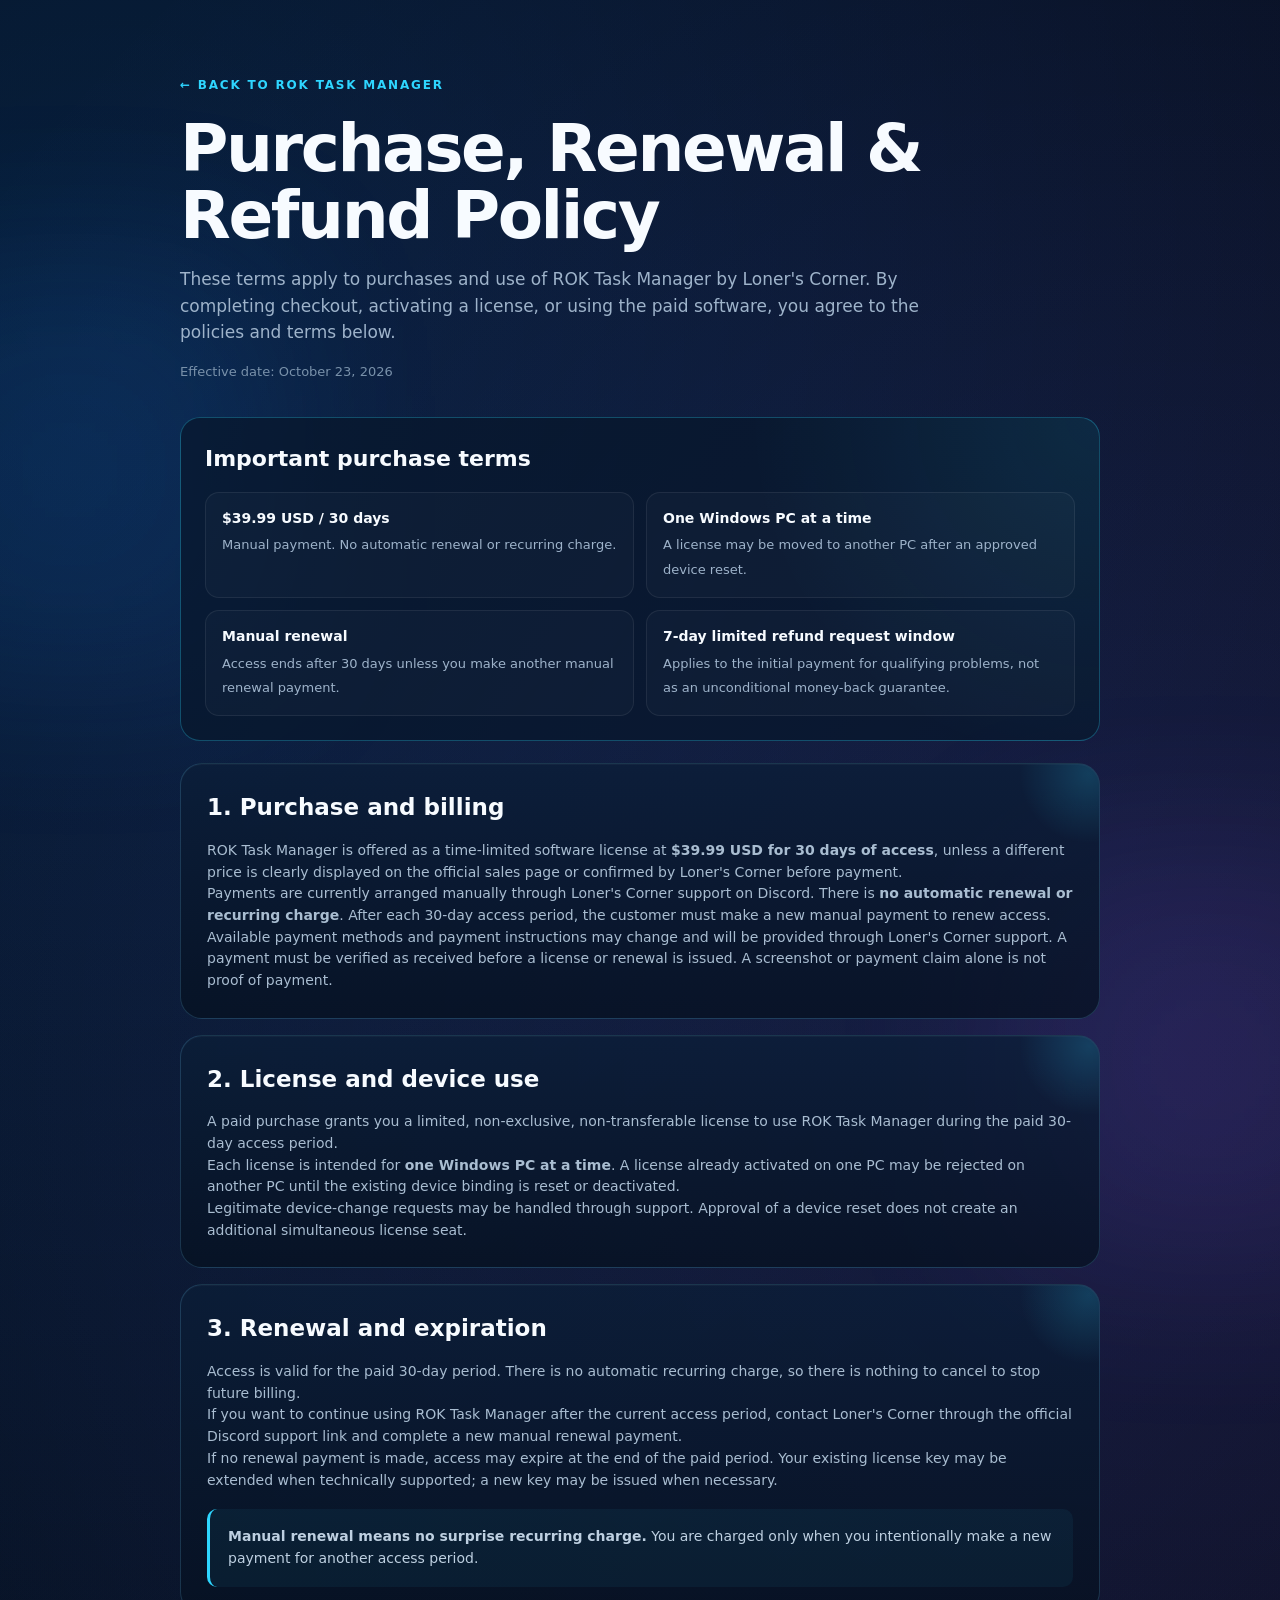
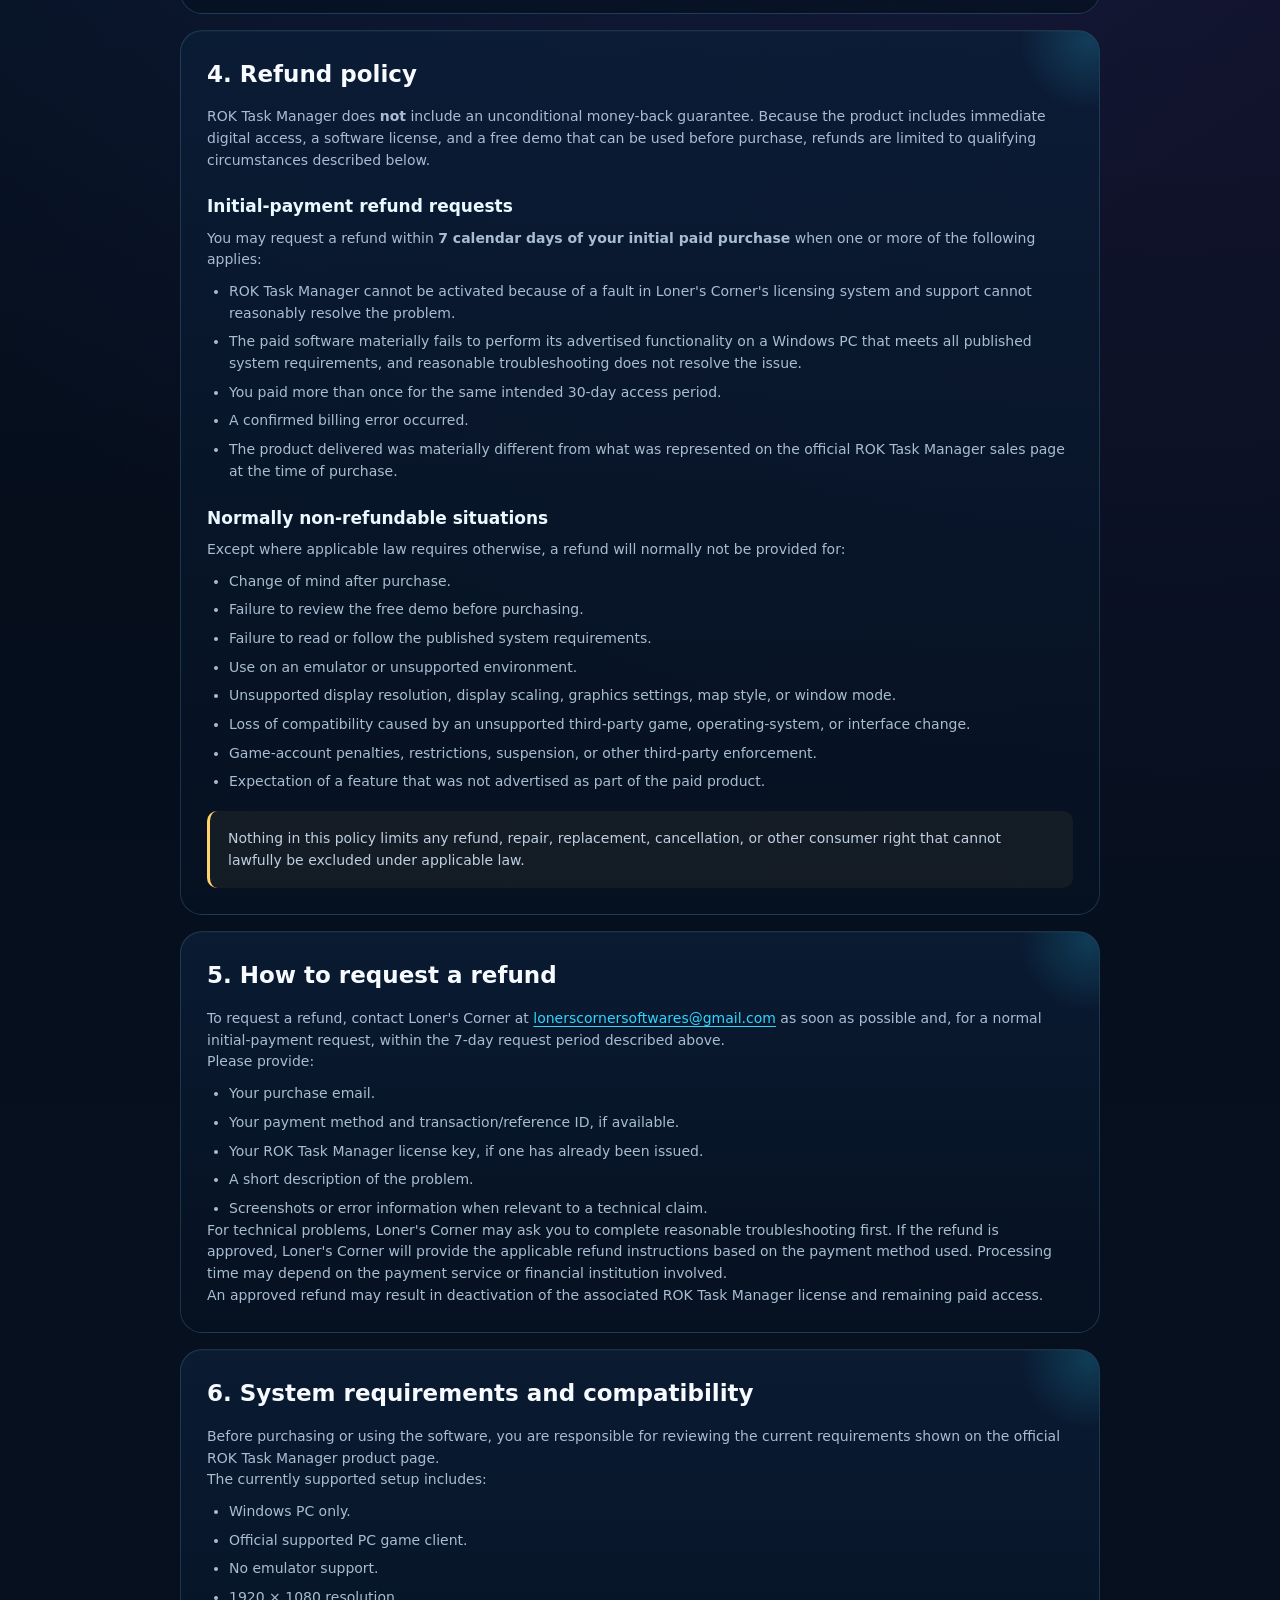
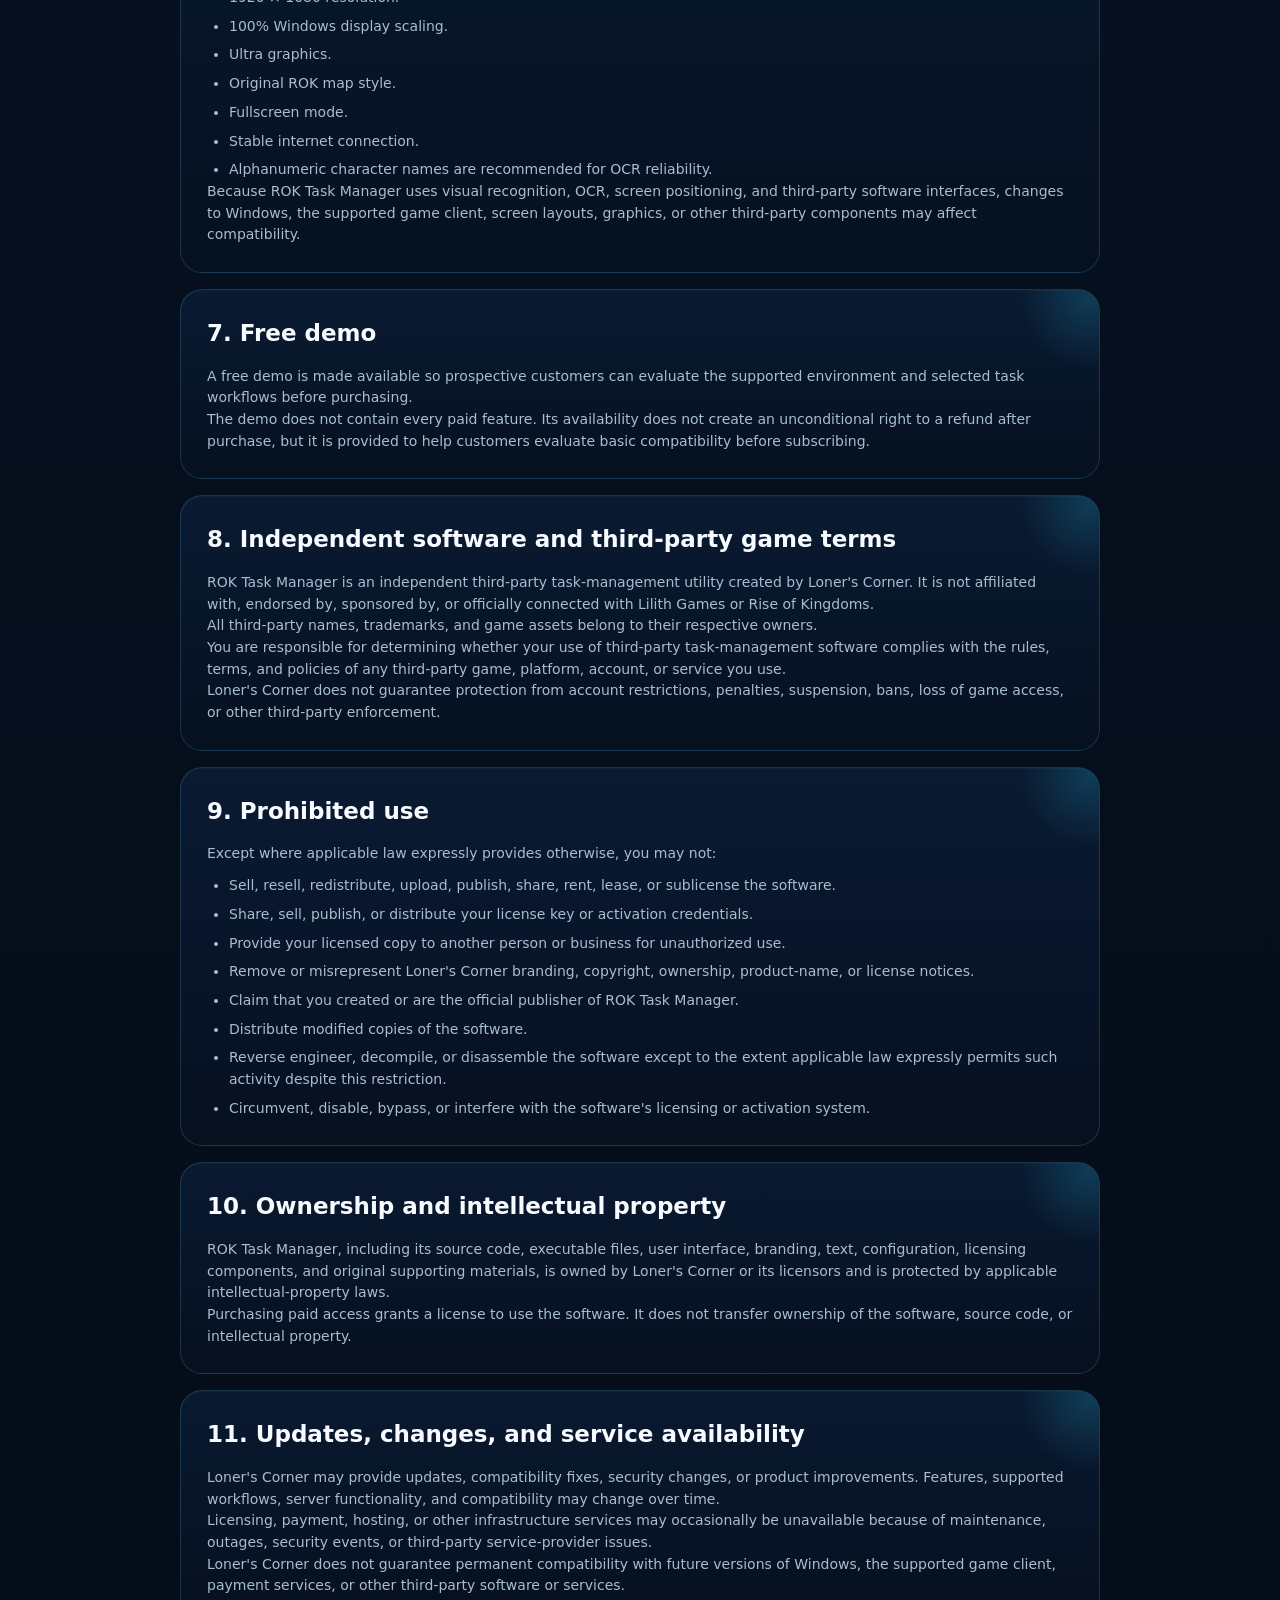
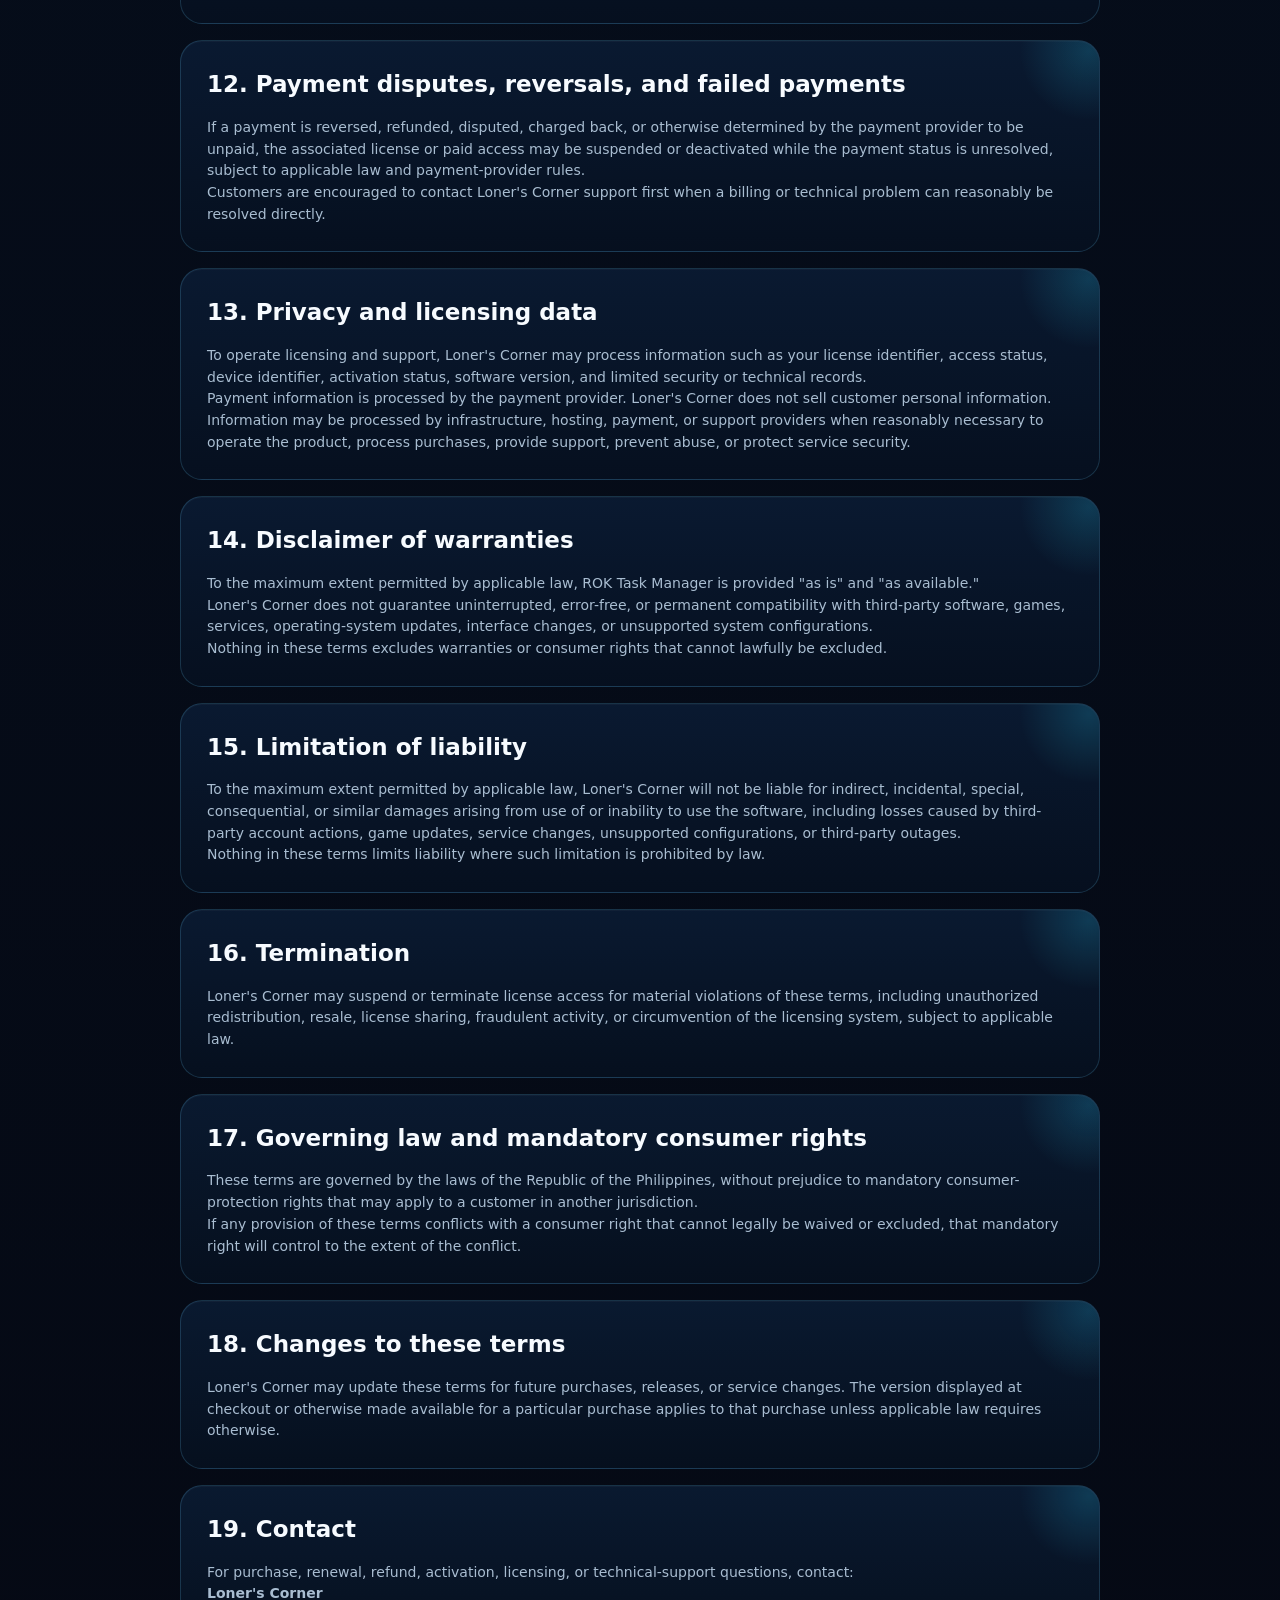
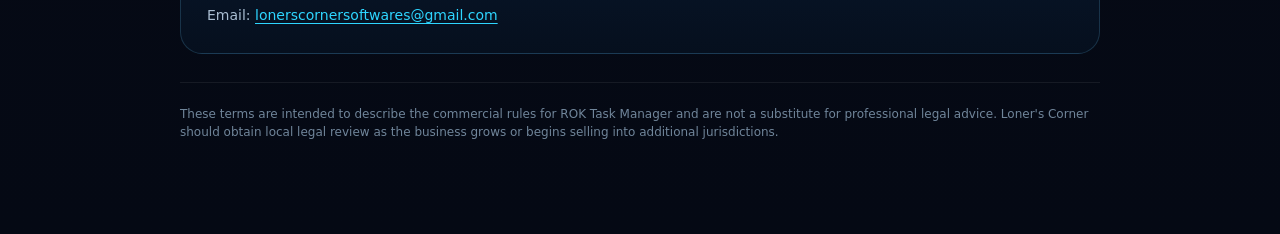
<file: legal.html>
<!doctype html>
<html lang="en">
<head>
  <meta charset="utf-8" />
  <meta name="viewport" content="width=device-width, initial-scale=1" />
  <meta
    name="description"
    content="Purchase, renewal, refund policy, terms and disclaimer for ROK Task Manager by Loner's Corner."
  />
  <title>Purchase, Renewal & Refund Policy | ROK Task Manager</title>
  <link rel="stylesheet" href="styles.css" />

  <style>
    .legal-page {
      padding-top: 72px;
    }

    .legal-shell {
      max-width: 920px;
    }

    .legal-title {
      font-size: clamp(42px, 6vw, 66px);
      line-height: 1.02;
      letter-spacing: -2.4px;
      margin: 18px 0 12px;
    }

    .legal-intro {
      color: var(--muted);
      font-size: 17px;
      max-width: 780px;
    }

    .legal-updated {
      margin-top: 14px;
      color: #7991aa;
      font-size: 13px;
    }

    .legal-summary {
      margin: 34px 0 22px;
      padding: 24px;
      border: 1px solid rgba(46,214,255,.28);
      border-radius: 20px;
      background:
        radial-gradient(circle at 100% 0%, rgba(46,214,255,.10), transparent 36%),
        rgba(8, 23, 44, .72);
    }

    .legal-summary h2 {
      margin: 0 0 16px;
      font-size: 22px;
    }

    .legal-summary-grid {
      display: grid;
      grid-template-columns: repeat(2, 1fr);
      gap: 12px;
    }

    .legal-summary-item {
      padding: 15px 16px;
      border: 1px solid rgba(255,255,255,.07);
      border-radius: 14px;
      background: rgba(255,255,255,.025);
    }

    .legal-summary-item strong {
      display: block;
      margin-bottom: 3px;
      color: #f7fbff;
      font-size: 14px;
    }

    .legal-summary-item span {
      color: var(--muted);
      font-size: 13px;
    }

    .legal-card {
      margin-top: 16px;
      min-height: auto;
    }

    .legal-card h2 {
      margin: 0 0 14px;
      font-size: 23px;
    }

    .legal-card h3 {
      margin: 22px 0 8px;
      font-size: 17px;
      color: #eaf8ff;
    }

    .legal-card p,
    .legal-card li {
      color: #a9bdd1;
      font-size: 14px;
    }

    .legal-card ul {
      margin: 10px 0 0;
      padding-left: 22px;
    }

    .legal-card li + li {
      margin-top: 7px;
    }

    .legal-card a {
      color: var(--cyan);
      text-decoration: underline;
      text-underline-offset: 3px;
    }

    .policy-callout {
      margin-top: 18px;
      padding: 17px 18px;
      border-left: 3px solid var(--cyan);
      border-radius: 10px;
      background: rgba(46,214,255,.055);
      color: #bed0e1;
      font-size: 14px;
    }

    .policy-warning {
      border-left-color: #ffd46a;
      background: rgba(255,212,106,.055);
    }

    .back-link {
      display: inline-flex;
      align-items: center;
      gap: 8px;
    }

    .legal-footer-note {
      margin: 28px 0 0;
      padding: 22px 0 0;
      border-top: 1px solid rgba(255,255,255,.07);
      color: #70859a;
      font-size: 12px;
    }

    @media (max-width: 720px) {
      .legal-page {
        padding-top: 48px;
      }

      .legal-summary-grid {
        grid-template-columns: 1fr;
      }

      .legal-title {
        letter-spacing: -1.6px;
      }
    }
  </style>
</head>

<body>
  <div class="ambient ambient-a"></div>
  <div class="ambient ambient-b"></div>

  <main class="section legal-page">
    <div class="container legal-shell">
      <a href="index.html" class="kicker back-link">← Back to ROK Task Manager</a>

      <h1 class="legal-title">Purchase, Renewal &amp; Refund Policy</h1>
      <p class="legal-intro">
        These terms apply to purchases and use of ROK Task Manager by Loner's Corner.
        By completing checkout, activating a license, or using the paid software, you
        agree to the policies and terms below.
      </p>
      <p class="legal-updated">Effective date: October 23, 2026</p>

      <section class="legal-summary">
        <h2>Important purchase terms</h2>
        <div class="legal-summary-grid">
          <div class="legal-summary-item">
            <strong>$39.99 USD / 30 days</strong>
            <span>Manual payment. No automatic renewal or recurring charge.</span>
          </div>

          <div class="legal-summary-item">
            <strong>One Windows PC at a time</strong>
            <span>A license may be moved to another PC after an approved device reset.</span>
          </div>

          <div class="legal-summary-item">
            <strong>Manual renewal</strong>
            <span>Access ends after 30 days unless you make another manual renewal payment.</span>
          </div>

          <div class="legal-summary-item">
            <strong>7-day limited refund request window</strong>
            <span>Applies to the initial payment for qualifying problems, not as an unconditional money-back guarantee.</span>
          </div>
        </div>
      </section>

      <section class="feature-card legal-card">
        <h2>1. Purchase and billing</h2>

        <p>
          ROK Task Manager is offered as a time-limited software license at
          <strong>$39.99 USD for 30 days of access</strong>, unless a different price is clearly
          displayed on the official sales page or confirmed by Loner's Corner before payment.
        </p>

        <p>
          Payments are currently arranged manually through Loner's Corner support on Discord.
          There is <strong>no automatic renewal or recurring charge</strong>. After each 30-day
          access period, the customer must make a new manual payment to renew access.
        </p>

        <p>
          Available payment methods and payment instructions may change and will be provided through
          Loner's Corner support. A payment must be verified as received before a license or
          renewal is issued. A screenshot or payment claim alone is not proof of payment.
        </p>
      </section>

      <section class="feature-card legal-card">
        <h2>2. License and device use</h2>

        <p>
          A paid purchase grants you a limited, non-exclusive, non-transferable license
          to use ROK Task Manager during the paid 30-day access period.
        </p>

        <p>
          Each license is intended for <strong>one Windows PC at a time</strong>.
          A license already activated on one PC may be rejected on another PC until the
          existing device binding is reset or deactivated.
        </p>

        <p>
          Legitimate device-change requests may be handled through support. Approval of a
          device reset does not create an additional simultaneous license seat.
        </p>
      </section>

      <section class="feature-card legal-card">
        <h2>3. Renewal and expiration</h2>

        <p>
          Access is valid for the paid 30-day period. There is no automatic recurring charge,
          so there is nothing to cancel to stop future billing.
        </p>

        <p>
          If you want to continue using ROK Task Manager after the current access period,
          contact Loner's Corner through the official Discord support link and complete a new
          manual renewal payment.
        </p>

        <p>
          If no renewal payment is made, access may expire at the end of the paid period.
          Your existing license key may be extended when technically supported; a new key may
          be issued when necessary.
        </p>

        <div class="policy-callout">
          <strong>Manual renewal means no surprise recurring charge.</strong>
          You are charged only when you intentionally make a new payment for another access period.
        </div>
      </section>

      <section class="feature-card legal-card">
        <h2>4. Refund policy</h2>

        <p>
          ROK Task Manager does <strong>not</strong> include an unconditional money-back
          guarantee. Because the product includes immediate digital access, a software
          license, and a free demo that can be used before purchase, refunds are limited
          to qualifying circumstances described below.
        </p>

        <h3>Initial-payment refund requests</h3>
        <p>
          You may request a refund within <strong>7 calendar days of your initial paid
          purchase</strong> when one or more of the following applies:
        </p>

        <ul>
          <li>
            ROK Task Manager cannot be activated because of a fault in Loner's Corner's
            licensing system and support cannot reasonably resolve the problem.
          </li>
          <li>
            The paid software materially fails to perform its advertised functionality on
            a Windows PC that meets all published system requirements, and reasonable
            troubleshooting does not resolve the issue.
          </li>
          <li>
            You paid more than once for the same intended 30-day access period.
          </li>
          <li>
            A confirmed billing error occurred.
          </li>
          <li>
            The product delivered was materially different from what was represented on the
            official ROK Task Manager sales page at the time of purchase.
          </li>
        </ul>

        <h3>Normally non-refundable situations</h3>
        <p>
          Except where applicable law requires otherwise, a refund will normally not be
          provided for:
        </p>

        <ul>
          <li>Change of mind after purchase.</li>
          <li>Failure to review the free demo before purchasing.</li>
          <li>Failure to read or follow the published system requirements.</li>
          <li>Use on an emulator or unsupported environment.</li>
          <li>Unsupported display resolution, display scaling, graphics settings, map style, or window mode.</li>
          <li>Loss of compatibility caused by an unsupported third-party game, operating-system, or interface change.</li>
          <li>Game-account penalties, restrictions, suspension, or other third-party enforcement.</li>
          <li>Expectation of a feature that was not advertised as part of the paid product.</li>
        </ul>

        <div class="policy-callout policy-warning">
          Nothing in this policy limits any refund, repair, replacement, cancellation,
          or other consumer right that cannot lawfully be excluded under applicable law.
        </div>
      </section>

      <section class="feature-card legal-card">
        <h2>5. How to request a refund</h2>

        <p>
          To request a refund, contact Loner's Corner at
          <a href="mailto:lonerscornersoftwares@gmail.com">lonerscornersoftwares@gmail.com</a>
          as soon as possible and, for a normal initial-payment request, within the 7-day
          request period described above.
        </p>

        <p>Please provide:</p>

        <ul>
          <li>Your purchase email.</li>
          <li>Your payment method and transaction/reference ID, if available.</li>
          <li>Your ROK Task Manager license key, if one has already been issued.</li>
          <li>A short description of the problem.</li>
          <li>Screenshots or error information when relevant to a technical claim.</li>
        </ul>

        <p>
          For technical problems, Loner's Corner may ask you to complete reasonable
          troubleshooting first. If the refund is approved, Loner's Corner will provide the applicable refund instructions
          based on the payment method used. Processing time may depend on the payment service
          or financial institution involved.
        </p>

        <p>
          An approved refund may result in deactivation of the associated
          ROK Task Manager license and remaining paid access.
        </p>
      </section>

      <section class="feature-card legal-card">
        <h2>6. System requirements and compatibility</h2>

        <p>
          Before purchasing or using the software, you are responsible for reviewing the
          current requirements shown on the official ROK Task Manager product page.
        </p>

        <p>The currently supported setup includes:</p>

        <ul>
          <li>Windows PC only.</li>
          <li>Official supported PC game client.</li>
          <li>No emulator support.</li>
          <li>1920 × 1080 resolution.</li>
          <li>100% Windows display scaling.</li>
          <li>Ultra graphics.</li>
          <li>Original ROK map style.</li>
          <li>Fullscreen mode.</li>
          <li>Stable internet connection.</li>
          <li>Alphanumeric character names are recommended for OCR reliability.</li>
        </ul>

        <p>
          Because ROK Task Manager uses visual recognition, OCR, screen positioning, and
          third-party software interfaces, changes to Windows, the supported game client, screen
          layouts, graphics, or other third-party components may affect compatibility.
        </p>
      </section>

      <section class="feature-card legal-card">
        <h2>7. Free demo</h2>

        <p>
          A free demo is made available so prospective customers can evaluate the supported
          environment and selected task workflows before purchasing.
        </p>

        <p>
          The demo does not contain every paid feature. Its availability does not create
          an unconditional right to a refund after purchase, but it is provided to help
          customers evaluate basic compatibility before subscribing.
        </p>
      </section>

      <section class="feature-card legal-card">
        <h2>8. Independent software and third-party game terms</h2>

        <p>
          ROK Task Manager is an independent third-party task-management utility created by
          Loner's Corner. It is not affiliated with, endorsed by, sponsored by, or officially
          connected with Lilith Games or Rise of Kingdoms.
        </p>

        <p>
          All third-party names, trademarks, and game assets belong to their respective owners.
        </p>

        <p>
          You are responsible for determining whether your use of third-party task-management software complies
          with the rules, terms, and policies of any third-party game, platform, account, or
          service you use.
        </p>

        <p>
          Loner's Corner does not guarantee protection from account restrictions, penalties,
          suspension, bans, loss of game access, or other third-party enforcement.
        </p>
      </section>

      <section class="feature-card legal-card">
        <h2>9. Prohibited use</h2>

        <p>Except where applicable law expressly provides otherwise, you may not:</p>

        <ul>
          <li>Sell, resell, redistribute, upload, publish, share, rent, lease, or sublicense the software.</li>
          <li>Share, sell, publish, or distribute your license key or activation credentials.</li>
          <li>Provide your licensed copy to another person or business for unauthorized use.</li>
          <li>Remove or misrepresent Loner's Corner branding, copyright, ownership, product-name, or license notices.</li>
          <li>Claim that you created or are the official publisher of ROK Task Manager.</li>
          <li>Distribute modified copies of the software.</li>
          <li>Reverse engineer, decompile, or disassemble the software except to the extent applicable law expressly permits such activity despite this restriction.</li>
          <li>Circumvent, disable, bypass, or interfere with the software's licensing or activation system.</li>
        </ul>
      </section>

      <section class="feature-card legal-card">
        <h2>10. Ownership and intellectual property</h2>

        <p>
          ROK Task Manager, including its source code, executable files, user interface,
          branding, text, configuration, licensing components, and original supporting
          materials, is owned by Loner's Corner or its licensors and is protected by
          applicable intellectual-property laws.
        </p>

        <p>
          Purchasing paid access grants a license to use the software. It does not transfer
          ownership of the software, source code, or intellectual property.
        </p>
      </section>

      <section class="feature-card legal-card">
        <h2>11. Updates, changes, and service availability</h2>

        <p>
          Loner's Corner may provide updates, compatibility fixes, security changes, or
          product improvements. Features, supported workflows, server functionality, and
          compatibility may change over time.
        </p>

        <p>
          Licensing, payment, hosting, or other infrastructure services may occasionally be
          unavailable because of maintenance, outages, security events, or third-party
          service-provider issues.
        </p>

        <p>
          Loner's Corner does not guarantee permanent compatibility with future versions of
          Windows, the supported game client, payment services, or other third-party software or services.
        </p>
      </section>

      <section class="feature-card legal-card">
        <h2>12. Payment disputes, reversals, and failed payments</h2>

        <p>
          If a payment is reversed, refunded, disputed, charged back, or otherwise determined
          by the payment provider to be unpaid, the associated license or paid access
          may be suspended or deactivated while the payment status is unresolved, subject to
          applicable law and payment-provider rules.
        </p>

        <p>
          Customers are encouraged to contact Loner's Corner support first when a billing or
          technical problem can reasonably be resolved directly.
        </p>
      </section>

      <section class="feature-card legal-card">
        <h2>13. Privacy and licensing data</h2>

        <p>
          To operate licensing and support, Loner's Corner may process information such as
          your license identifier, access status, device identifier, activation status,
          software version, and limited security or technical records.
        </p>

        <p>
          Payment information is processed by the payment provider. Loner's Corner does not
          sell customer personal information.
        </p>

        <p>
          Information may be processed by infrastructure, hosting, payment, or support
          providers when reasonably necessary to operate the product, process purchases,
          provide support, prevent abuse, or protect service security.
        </p>
      </section>

      <section class="feature-card legal-card">
        <h2>14. Disclaimer of warranties</h2>

        <p>
          To the maximum extent permitted by applicable law, ROK Task Manager is provided
          "as is" and "as available."
        </p>

        <p>
          Loner's Corner does not guarantee uninterrupted, error-free, or permanent
          compatibility with third-party software, games, services, operating-system updates,
          interface changes, or unsupported system configurations.
        </p>

        <p>
          Nothing in these terms excludes warranties or consumer rights that cannot lawfully
          be excluded.
        </p>
      </section>

      <section class="feature-card legal-card">
        <h2>15. Limitation of liability</h2>

        <p>
          To the maximum extent permitted by applicable law, Loner's Corner will not be
          liable for indirect, incidental, special, consequential, or similar damages arising
          from use of or inability to use the software, including losses caused by third-party
          account actions, game updates, service changes, unsupported configurations, or
          third-party outages.
        </p>

        <p>
          Nothing in these terms limits liability where such limitation is prohibited by law.
        </p>
      </section>

      <section class="feature-card legal-card">
        <h2>16. Termination</h2>

        <p>
          Loner's Corner may suspend or terminate license access for material violations of
          these terms, including unauthorized redistribution, resale, license sharing,
          fraudulent activity, or circumvention of the licensing system, subject to applicable
          law.
        </p>
      </section>

      <section class="feature-card legal-card">
        <h2>17. Governing law and mandatory consumer rights</h2>

        <p>
          These terms are governed by the laws of the Republic of the Philippines, without
          prejudice to mandatory consumer-protection rights that may apply to a customer in
          another jurisdiction.
        </p>

        <p>
          If any provision of these terms conflicts with a consumer right that cannot legally
          be waived or excluded, that mandatory right will control to the extent of the conflict.
        </p>
      </section>

      <section class="feature-card legal-card">
        <h2>18. Changes to these terms</h2>

        <p>
          Loner's Corner may update these terms for future purchases, releases, or service
          changes. The version displayed at checkout or otherwise made available for a
          particular purchase applies to that purchase unless applicable law requires otherwise.
        </p>
      </section>

      <section class="feature-card legal-card">
        <h2>19. Contact</h2>

        <p>
          For purchase, renewal, refund, activation, licensing, or technical-support
          questions, contact:
        </p>

        <p>
          <strong>Loner's Corner</strong><br />
          Email:
          <a href="mailto:lonerscornersoftwares@gmail.com">lonerscornersoftwares@gmail.com</a>
        </p>
      </section>

      <p class="legal-footer-note">
        These terms are intended to describe the commercial rules for ROK Task Manager and
        are not a substitute for professional legal advice. Loner's Corner should obtain
        local legal review as the business grows or begins selling into additional jurisdictions.
      </p>
    </div>
  </main>
</body>
</html>
</file>
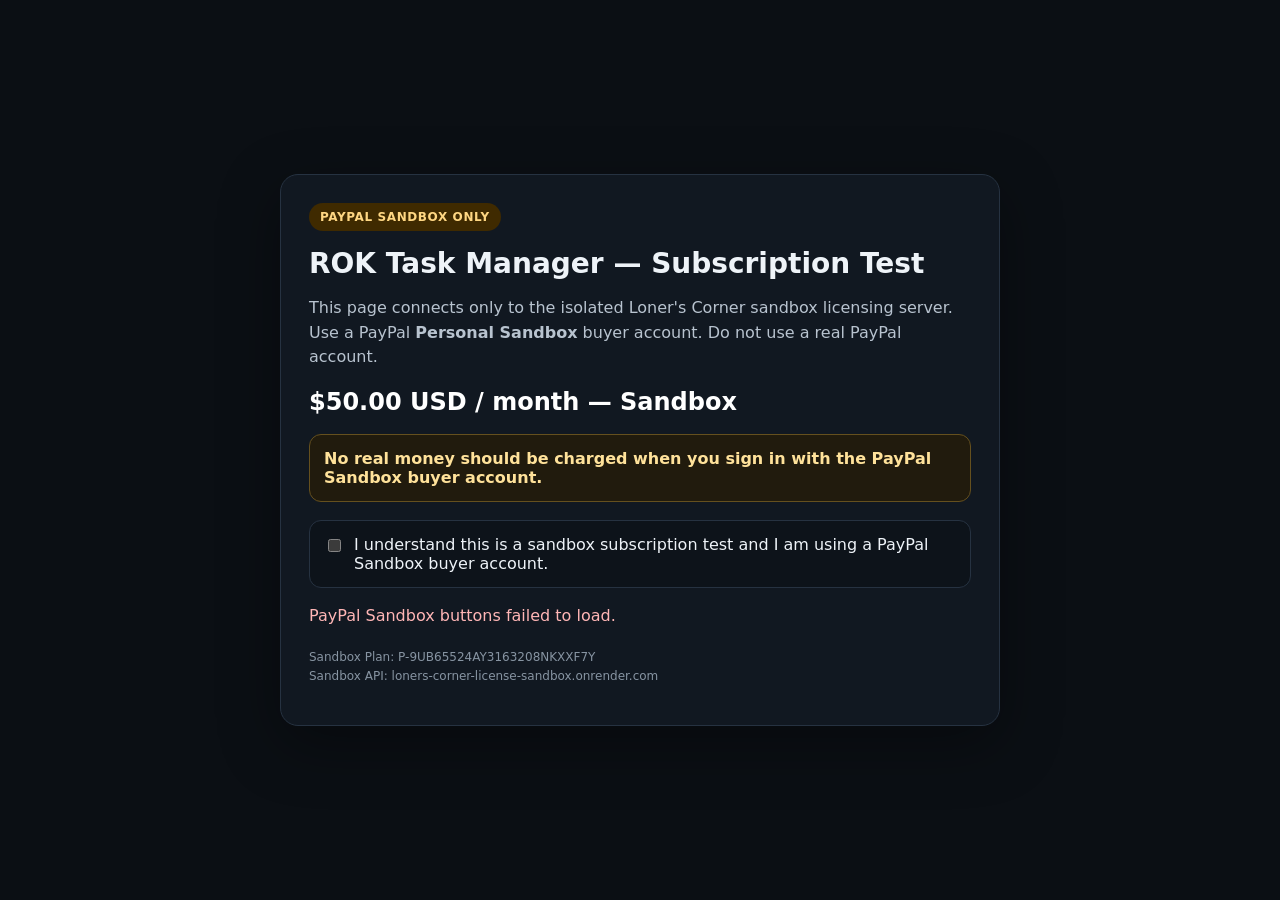
<file: paypal-sandbox-test.html>
<!doctype html>
<html lang="en">
<head>
  <meta charset="utf-8" />
  <meta name="viewport" content="width=device-width, initial-scale=1" />
  <title>Loner's Corner — PayPal Sandbox Subscription Test</title>
  <style>
    :root{font-family:Inter,system-ui,-apple-system,BlinkMacSystemFont,"Segoe UI",sans-serif;color-scheme:dark}
    *{box-sizing:border-box}body{margin:0;background:#0b0f14;color:#eef3f8;min-height:100vh;display:grid;place-items:center;padding:24px}
    .card{width:min(720px,100%);background:#111821;border:1px solid #263241;border-radius:18px;padding:28px;box-shadow:0 18px 60px rgba(0,0,0,.35)}
    .badge{display:inline-block;padding:7px 11px;border-radius:999px;background:#3f2a00;color:#ffd782;font-weight:800;font-size:12px;letter-spacing:.05em}
    h1{font-size:28px;margin:16px 0 8px}p{color:#b8c3cf;line-height:1.55}.price{font-size:24px;font-weight:800;color:#fff;margin:18px 0}
    .notice{border:1px solid #65501e;background:#211b0d;color:#ffe29a;border-radius:12px;padding:14px;margin:18px 0;font-weight:650}
    .agree{display:flex;gap:10px;align-items:flex-start;margin:18px 0;padding:14px;border:1px solid #263241;border-radius:12px;background:#0d131a}.agree input{margin-top:4px}
    #paypal-wrap{opacity:.45;pointer-events:none}.ready #paypal-wrap{opacity:1;pointer-events:auto}
    #status{margin-top:14px;min-height:24px;color:#b8c3cf}.error{color:#ffb6b6!important}.success{color:#a9efc5!important}
    .result{display:none;margin-top:20px;padding:18px;border:1px solid #2d5942;background:#0e1c16;border-radius:14px}.result.show{display:block}
    .key{font-family:ui-monospace,SFMono-Regular,Consolas,monospace;background:#07100c;border:1px solid #284737;border-radius:10px;padding:12px;word-break:break-all;margin:10px 0}
    .button{display:inline-block;border:0;border-radius:10px;padding:11px 15px;font-weight:750;text-decoration:none;background:#eef3f8;color:#0b0f14;cursor:pointer}
    .small{font-size:12px;color:#8794a2;margin-top:18px}
  </style>
</head>
<body>
  <main class="card" id="card">
    <span class="badge">PAYPAL SANDBOX ONLY</span>
    <h1>ROK Task Manager — Subscription Test</h1>
    <p>This page connects only to the isolated Loner's Corner sandbox licensing server. Use a PayPal <strong>Personal Sandbox</strong> buyer account. Do not use a real PayPal account.</p>
    <div class="price">$50.00 USD / month — Sandbox</div>
    <div class="notice">No real money should be charged when you sign in with the PayPal Sandbox buyer account.</div>

    <label class="agree">
      <input id="agree" type="checkbox" />
      <span>I understand this is a sandbox subscription test and I am using a PayPal Sandbox buyer account.</span>
    </label>

    <div id="paypal-wrap">
      <div id="paypal-button-container"></div>
    </div>
    <div id="status" role="status" aria-live="polite">Check the box above to enable the sandbox checkout.</div>

    <section class="result" id="result">
      <strong>Sandbox license issued</strong>
      <div class="key" id="license-key"></div>
      <p id="expires"></p>
      <a id="download" class="button" href="#" target="_blank" rel="noopener" hidden>Open private download</a>
    </section>

    <p class="small">Sandbox Plan: P-9UB65524AY3163208NKXXF7Y<br>Sandbox API: loners-corner-license-sandbox.onrender.com</p>
  </main>

  <script src="https://www.paypal.com/sdk/js?client-id=BAAwRIUeWjJxZwV2_mLlZvBceesGevknAhTO0_0wZcqQNZWP-RI97y2noWVk2DsPPKw0tl7JWrs11UpREw&vault=true&intent=subscription" data-sdk-integration-source="button-factory"></script>
  <script>
    const PLAN_ID = "P-9UB65524AY3163208NKXXF7Y";
    const CLAIM_URL = "https://loners-corner-license-sandbox.onrender.com/paypal/claim-license";
    const card = document.getElementById("card");
    const agree = document.getElementById("agree");
    const statusEl = document.getElementById("status");
    const resultEl = document.getElementById("result");
    const keyEl = document.getElementById("license-key");
    const expiresEl = document.getElementById("expires");
    const downloadEl = document.getElementById("download");
    let pending = null;

    function token() {
      const bytes = new Uint8Array(32);
      crypto.getRandomValues(bytes);
      let binary = "";
      bytes.forEach(v => binary += String.fromCharCode(v));
      return btoa(binary).replace(/\+/g,"-").replace(/\//g,"_").replace(/=+$/g,"");
    }

    function setStatus(message, kind="") {
      statusEl.textContent = message;
      statusEl.className = kind;
    }

    agree.addEventListener("change", () => {
      card.classList.toggle("ready", agree.checked);
      setStatus(agree.checked ? "Sandbox checkout enabled." : "Check the box above to enable the sandbox checkout.");
    });

    async function claim(subscriptionId, claimToken) {
      const response = await fetch(CLAIM_URL, {
        method: "POST",
        headers: {"Content-Type":"application/json"},
        body: JSON.stringify({subscription_id: subscriptionId, claim_token: claimToken})
      });
      let data = {};
      try { data = await response.json(); } catch (_) {}
      if (!response.ok) throw new Error(data.detail || data.reason || `Server returned ${response.status}.`);
      return data;
    }

    async function finalize(subscriptionId, claimToken) {
      const waits = [0, 2000, 4000, 8000];
      let lastError = null;
      for (let i=0;i<waits.length;i++) {
        if (waits[i]) await new Promise(r => setTimeout(r, waits[i]));
        setStatus(i === 0 ? "Subscription approved. Verifying with the sandbox server..." : `Verification retry ${i+1} of ${waits.length}...`);
        try {
          const data = await claim(subscriptionId, claimToken);
          if (!data.fulfilled || !data.license_key) throw new Error(data.reason || "License was not issued yet.");
          keyEl.textContent = data.license_key;
          expiresEl.textContent = data.expires_at ? `Access until: ${data.expires_at}` : "";
          if (data.download_url) {
            downloadEl.href = data.download_url;
            downloadEl.hidden = false;
          } else {
            downloadEl.hidden = true;
          }
          resultEl.classList.add("show");
          setStatus(data.existing ? "Sandbox subscription verified. Existing sandbox license recovered." : "Sandbox subscription verified. Sandbox license issued.", "success");
          return;
        } catch (err) {
          lastError = err;
        }
      }
      setStatus(`${lastError?.message || "Verification did not finish."} Do not create another subscription.`, "error");
    }

    if (!window.paypal || typeof window.paypal.Buttons !== "function") {
      setStatus("PayPal Sandbox buttons failed to load.", "error");
    } else {
      paypal.Buttons({
        style: {shape:"rect", color:"gold", layout:"vertical", label:"subscribe"},
        createSubscription(data, actions) {
          if (!agree.checked) throw new Error("Sandbox acknowledgement not checked.");
          const claimToken = token();
          pending = {claimToken};
          setStatus("Opening PayPal Sandbox approval...");
          return actions.subscription.create({plan_id: PLAN_ID, custom_id: claimToken});
        },
        async onApprove(data) {
          const subscriptionId = String(data?.subscriptionID || "").trim();
          if (!subscriptionId || !pending?.claimToken) {
            setStatus("Could not link the approved subscription to this test session.", "error");
            return;
          }
          await finalize(subscriptionId, pending.claimToken);
        },
        onCancel() { setStatus("Sandbox checkout cancelled. No license was issued."); },
        onError(err) {
          console.error(err);
          setStatus("PayPal Sandbox checkout returned an error. No second subscription should be created until the first one is checked.", "error");
        }
      }).render("#paypal-button-container");
    }
  </script>
</body>
</html>
</file>
<file: styles.css>
:root {
  --bg: #050a15;
  --bg-2: #071121;
  --panel: rgba(9, 22, 42, 0.82);
  --panel-2: rgba(11, 29, 55, 0.88);
  --text: #f7fbff;
  --muted: #9eb3ca;
  --line: rgba(113, 207, 255, 0.18);
  --cyan: #2ed6ff;
  --blue: #1689ff;
  --violet: #945dff;
  --gold: #ffd46a;
  --success: #53e28f;
  --shadow: 0 24px 70px rgba(0, 0, 0, 0.42);
  --radius: 22px;
  --max: 1200px;
}

* { box-sizing: border-box; }
html { scroll-behavior: smooth; }
body {
  margin: 0;
  font-family: Inter, ui-sans-serif, system-ui, -apple-system, BlinkMacSystemFont, "Segoe UI", sans-serif;
  color: var(--text);
  background:
    radial-gradient(circle at 10% 5%, rgba(22,137,255,.18), transparent 28%),
    radial-gradient(circle at 92% 16%, rgba(148,93,255,.14), transparent 26%),
    linear-gradient(180deg, #040812 0%, #06101f 44%, #050914 100%);
  line-height: 1.55;
  overflow-x: hidden;
}

img { max-width: 100%; display: block; }
a { color: inherit; text-decoration: none; }
button { font: inherit; }
.container { width: min(calc(100% - 40px), var(--max)); margin: 0 auto; }
.section { padding: 92px 0; position: relative; }

.ambient { position: fixed; inset: auto; width: 420px; height: 420px; filter: blur(90px); opacity: .11; z-index: -2; pointer-events:none; }
.ambient-a { background: var(--blue); left: -140px; top: 260px; }
.ambient-b { background: var(--violet); right: -140px; top: 850px; }

.site-header {
  position: sticky;
  top: 0;
  z-index: 40;
  background: rgba(4, 8, 18, .72);
  backdrop-filter: blur(16px);
  border-bottom: 1px solid rgba(255,255,255,.06);
}
.nav-wrap { height: 78px; display:flex; align-items:center; justify-content:space-between; gap:28px; }
.brand { display:flex; align-items:center; gap:12px; min-width:0; }
.brand img { width:46px; height:46px; border-radius:12px; object-fit:cover; box-shadow: 0 0 24px rgba(46,214,255,.18); }
.brand strong { display:block; font-size:16px; letter-spacing:.2px; }
.brand small { display:block; color:var(--muted); margin-top:1px; }
.nav-links { display:flex; align-items:center; gap:28px; color:#c5d5e8; font-weight:650; font-size:14px; }
.nav-links a:hover { color:white; }
.nav-cta { padding:10px 16px; border:1px solid rgba(46,214,255,.34); border-radius:12px; background:rgba(46,214,255,.07); }
.menu-btn { display:none; background:none; border:0; padding:8px; cursor:pointer; }
.menu-btn span { display:block; width:24px; height:2px; background:#fff; margin:5px; }

.hero { min-height: 760px; display:flex; align-items:center; padding-top:76px; }
.hero-grid { display:grid; grid-template-columns: .92fr 1.08fr; gap:60px; align-items:center; }
.eyebrow, .kicker { color:var(--cyan); font-weight:800; text-transform:uppercase; font-size:12px; letter-spacing:1.8px; }
.eyebrow { display:inline-flex; align-items:center; gap:9px; padding:9px 13px; background:rgba(46,214,255,.07); border:1px solid rgba(46,214,255,.18); border-radius:999px; }
.status-dot { width:8px; height:8px; border-radius:50%; background:var(--success); box-shadow:0 0 12px var(--success); }
.hero h1 { font-size:clamp(52px, 7vw, 90px); line-height:.94; letter-spacing:-3.8px; margin:24px 0 24px; }
.hero h1 span { background: linear-gradient(90deg, #fff 5%, #54dfff 46%, #aa74ff 93%); -webkit-background-clip:text; background-clip:text; color:transparent; }
.hero-sub { max-width:680px; color:#b6c7db; font-size:18px; margin:0 0 30px; }
.hero-actions, .cta-actions { display:flex; gap:13px; flex-wrap:wrap; }
.btn { display:inline-flex; align-items:center; justify-content:center; min-height:48px; padding:0 20px; border-radius:13px; font-weight:800; border:1px solid transparent; transition:.2s ease; }
.btn:hover { transform:translateY(-2px); }
.btn-primary { color:#02101e; background:linear-gradient(120deg, #55e5ff, #188cff); box-shadow:0 12px 32px rgba(24,140,255,.25); }
.btn-secondary { color:#e7f4ff; border-color:rgba(170,211,255,.18); background:rgba(255,255,255,.045); }
.hero-points { display:flex; flex-wrap:wrap; gap:18px; color:#91a9bf; margin-top:24px; font-size:13px; }
.hero-media { position:relative; }
.screen-card { border-radius:24px; overflow:hidden; padding:9px; background:linear-gradient(140deg, rgba(46,214,255,.25), rgba(148,93,255,.18)); border:1px solid rgba(128,203,255,.22); box-shadow:var(--shadow); transform:perspective(1100px) rotateY(-4deg) rotateX(1.5deg); }
.screen-card img { border-radius:17px; }
.glow-card::after { content:""; position:absolute; inset:10% 3% -8%; background:linear-gradient(90deg, rgba(46,214,255,.18), rgba(148,93,255,.12)); filter:blur(50px); z-index:-1; }

.stats-strip { border-top:1px solid rgba(255,255,255,.06); border-bottom:1px solid rgba(255,255,255,.06); background:rgba(255,255,255,.018); }
.stats-grid { display:grid; grid-template-columns:repeat(4,1fr); }
.stats-grid > div { padding:26px 20px; border-right:1px solid rgba(255,255,255,.06); text-align:center; }
.stats-grid > div:last-child { border-right:0; }
.stats-grid strong { display:block; font-size:24px; color:#eaf9ff; }
.stats-grid span { color:var(--muted); font-size:12px; }

.section-heading { max-width:720px; margin:0 auto 42px; text-align:center; }
.section-heading.left { margin:0; text-align:left; }
.section-heading h2, .requirements-copy h2, .cta-card h2 { font-size:clamp(34px,5vw,54px); line-height:1.04; letter-spacing:-2px; margin:10px 0 16px; }
.section-heading p, .requirements-copy > p, .cta-card p { color:var(--muted); font-size:17px; }

.feature-grid { display:grid; grid-template-columns:repeat(3,1fr); gap:16px; }
.feature-card { position:relative; overflow:hidden; min-height:210px; padding:26px; border-radius:var(--radius); border:1px solid var(--line); background:linear-gradient(180deg, rgba(11,30,56,.78), rgba(6,17,33,.78)); box-shadow: inset 0 1px 0 rgba(255,255,255,.03); }
.feature-card::before { content:""; position:absolute; width:140px; height:140px; right:-60px; top:-60px; background:radial-gradient(circle, rgba(46,214,255,.18), transparent 70%); }
.feature-num { color:var(--cyan); font-weight:900; font-size:12px; letter-spacing:1.4px; }
.feature-card h3 { margin:24px 0 9px; font-size:20px; }
.feature-card p { margin:0; color:#9fb4c9; font-size:14px; }
.accent-card { border-color:rgba(148,93,255,.34); background:linear-gradient(180deg, rgba(44,24,76,.35), rgba(9,18,37,.82)); }

.requirements-section { background:linear-gradient(180deg, transparent, rgba(7,20,39,.64), transparent); }
.requirements-wrap { display:grid; grid-template-columns:.9fr 1.1fr; gap:50px; align-items:center; }
.req-grid { display:grid; grid-template-columns:repeat(2,1fr); gap:12px; margin-top:28px; }
.req { padding:17px; border:1px solid rgba(111,200,255,.14); background:rgba(255,255,255,.025); border-radius:14px; }
.req b { display:block; font-size:14px; }
.req span { color:var(--muted); font-size:12px; }
.requirements-image img { border-radius:20px; border:1px solid rgba(255,255,255,.08); box-shadow:var(--shadow); }

.gallery-grid { display:grid; grid-template-columns:repeat(2,1fr); gap:18px; }
.gallery-card { position:relative; border:1px solid rgba(111,199,255,.16); border-radius:20px; overflow:hidden; padding:0; background:#07101f; cursor:pointer; text-align:left; color:white; box-shadow:0 20px 45px rgba(0,0,0,.24); }
.gallery-card img { width:100%; aspect-ratio:16/9; object-fit:cover; transition:transform .3s ease, filter .3s ease; }
.gallery-card span { position:absolute; left:14px; bottom:14px; padding:8px 12px; border-radius:10px; background:rgba(2,8,18,.78); backdrop-filter:blur(8px); font-weight:800; font-size:13px; border:1px solid rgba(255,255,255,.1); }
.gallery-card:hover img { transform:scale(1.025); filter:brightness(1.06); }

.how-section { background:linear-gradient(180deg, rgba(19,42,76,.14), rgba(10,18,35,.03)); }
.steps { display:grid; grid-template-columns:repeat(5,1fr); gap:12px; }
.step { padding:22px; min-height:180px; border:1px solid rgba(255,255,255,.08); border-radius:18px; background:rgba(255,255,255,.025); }
.step > span { display:grid; place-items:center; width:34px; height:34px; border-radius:10px; background:linear-gradient(135deg, rgba(46,214,255,.18), rgba(148,93,255,.2)); color:var(--cyan); font-weight:900; }
.step h3 { margin:22px 0 7px; font-size:17px; }
.step p { margin:0; color:var(--muted); font-size:13px; }

.faq-wrap { display:grid; grid-template-columns:.72fr 1.28fr; gap:50px; align-items:start; }
.faq-list { display:grid; gap:10px; }
details { border:1px solid rgba(119,196,255,.14); border-radius:16px; background:rgba(255,255,255,.025); padding:0 18px; }
summary { list-style:none; cursor:pointer; font-weight:800; padding:18px 34px 18px 0; position:relative; }
summary::-webkit-details-marker { display:none; }
summary::after { content:"+"; position:absolute; right:0; color:var(--cyan); font-size:22px; top:13px; }
details[open] summary::after { content:"−"; }
details p { color:var(--muted); margin:0 0 18px; }

.cta-card { display:flex; justify-content:space-between; gap:40px; align-items:center; padding:44px; border-radius:28px; background:
  radial-gradient(circle at 12% 20%, rgba(46,214,255,.18), transparent 36%),
  radial-gradient(circle at 84% 18%, rgba(148,93,255,.19), transparent 32%),
  #08172c;
  border:1px solid rgba(104,203,255,.22); box-shadow:var(--shadow);
}
.cta-card p { max-width:650px; margin-bottom:0; }
.cta-actions { flex-direction:column; min-width:240px; }

.footer { border-top:1px solid rgba(255,255,255,.07); padding:42px 0 28px; background:#040811; }
.footer-grid { display:flex; justify-content:space-between; align-items:center; gap:24px; }
.footer-brand { display:flex; align-items:center; gap:13px; }
.footer-brand img { width:52px; height:52px; object-fit:cover; border-radius:13px; }
.footer-brand strong, .footer-brand span { display:block; }
.footer-brand span { color:var(--muted); font-size:12px; }
.footer-links { display:flex; gap:20px; color:#a8bdd1; font-size:13px; flex-wrap:wrap; }
.legal-note { display:flex; justify-content:space-between; gap:30px; margin-top:30px; padding-top:22px; border-top:1px solid rgba(255,255,255,.06); color:#6f8398; font-size:11px; }
.legal-note p:first-child { max-width:760px; }

.lightbox { width:min(94vw, 1280px); padding:0; border:1px solid rgba(110,202,255,.26); border-radius:18px; background:#030913; color:#fff; box-shadow:0 30px 90px rgba(0,0,0,.8); }
.lightbox::backdrop { background:rgba(0,0,0,.84); backdrop-filter:blur(5px); }
.lightbox img { width:100%; border-radius:18px 18px 0 0; }
.lightbox p { margin:0; padding:13px 18px 16px; color:#b9cbe0; }
.lightbox-close { position:absolute; right:12px; top:10px; width:38px; height:38px; border-radius:12px; border:1px solid rgba(255,255,255,.18); background:rgba(0,0,0,.55); color:white; font-size:25px; cursor:pointer; }

.reveal { opacity:0; transform:translateY(20px); transition:opacity .65s ease, transform .65s ease; }
.reveal.visible { opacity:1; transform:none; }
.delay-1 { transition-delay:.08s; }
.delay-2 { transition-delay:.16s; }

@media (max-width: 980px) {
  .hero-grid, .requirements-wrap, .faq-wrap { grid-template-columns:1fr; }
  .hero { padding-top:50px; min-height:auto; }
  .hero-copy { text-align:center; }
  .hero-actions, .hero-points { justify-content:center; }
  .hero-sub { margin-left:auto; margin-right:auto; }
  .screen-card { transform:none; }
  .feature-grid { grid-template-columns:repeat(2,1fr); }
  .steps { grid-template-columns:repeat(2,1fr); }
  .cta-card { align-items:flex-start; flex-direction:column; }
  .cta-actions { flex-direction:row; min-width:0; }
  .section-heading.left { text-align:center; margin:0 auto; }
  .section-heading.left .btn { margin-top:4px; }
}

@media (max-width: 760px) {
  .container { width:min(calc(100% - 28px), var(--max)); }
  .section { padding:70px 0; }
  .menu-btn { display:block; }
  .nav-links { position:absolute; top:78px; left:0; right:0; display:none; flex-direction:column; padding:20px; background:rgba(4,8,18,.98); border-bottom:1px solid rgba(255,255,255,.08); }
  .nav-links.open { display:flex; }
  .hero h1 { letter-spacing:-2.5px; }
  .stats-grid { grid-template-columns:repeat(2,1fr); }
  .stats-grid > div:nth-child(2) { border-right:0; }
  .stats-grid > div:nth-child(-n+2) { border-bottom:1px solid rgba(255,255,255,.06); }
  .feature-grid, .gallery-grid, .req-grid, .steps { grid-template-columns:1fr; }
  .gallery-card img { aspect-ratio:auto; }
  .cta-card { padding:28px; }
  .cta-actions { flex-direction:column; width:100%; }
  .footer-grid, .legal-note { flex-direction:column; align-items:flex-start; }
}

/* Subscription policy + checkout consent */
.policy-consent {
  display:flex;
  align-items:flex-start;
  gap:12px;
  margin:0 0 18px;
  padding:15px 16px;
  border:1px solid rgba(111,200,255,.18);
  border-radius:14px;
  background:rgba(46,214,255,.045);
  color:#b9cbe0;
  font-size:13px;
}
.policy-consent input { margin-top:3px; width:17px; height:17px; flex:0 0 auto; accent-color:var(--cyan); }
.policy-consent label { cursor:pointer; }
.policy-consent a { color:var(--cyan); font-weight:800; text-decoration:underline; text-underline-offset:2px; }
.checkout-note { margin-top:14px; color:var(--muted); font-size:12px; }

.policy-section { background:linear-gradient(180deg, transparent, rgba(7,20,39,.56), transparent); }
.policy-grid { display:grid; grid-template-columns:repeat(2,1fr); gap:16px; }
.policy-card { padding:24px; border-radius:var(--radius); border:1px solid var(--line); background:linear-gradient(180deg, rgba(11,30,56,.72), rgba(6,17,33,.78)); }
.policy-card h3 { margin:0 0 10px; font-size:18px; }
.policy-card p { margin:0; color:#9fb4c9; font-size:14px; }
.policy-updated { color:#7890a7; font-size:12px; margin-top:12px; }
.policy-summary { margin-top:18px; padding:20px 22px; border-radius:16px; border:1px solid rgba(148,93,255,.28); background:rgba(148,93,255,.07); color:#b9cbe0; }
.policy-summary strong { color:#f7fbff; }

@media (max-width: 760px) {
  .policy-grid { grid-template-columns:1fr; }
}
</file>
